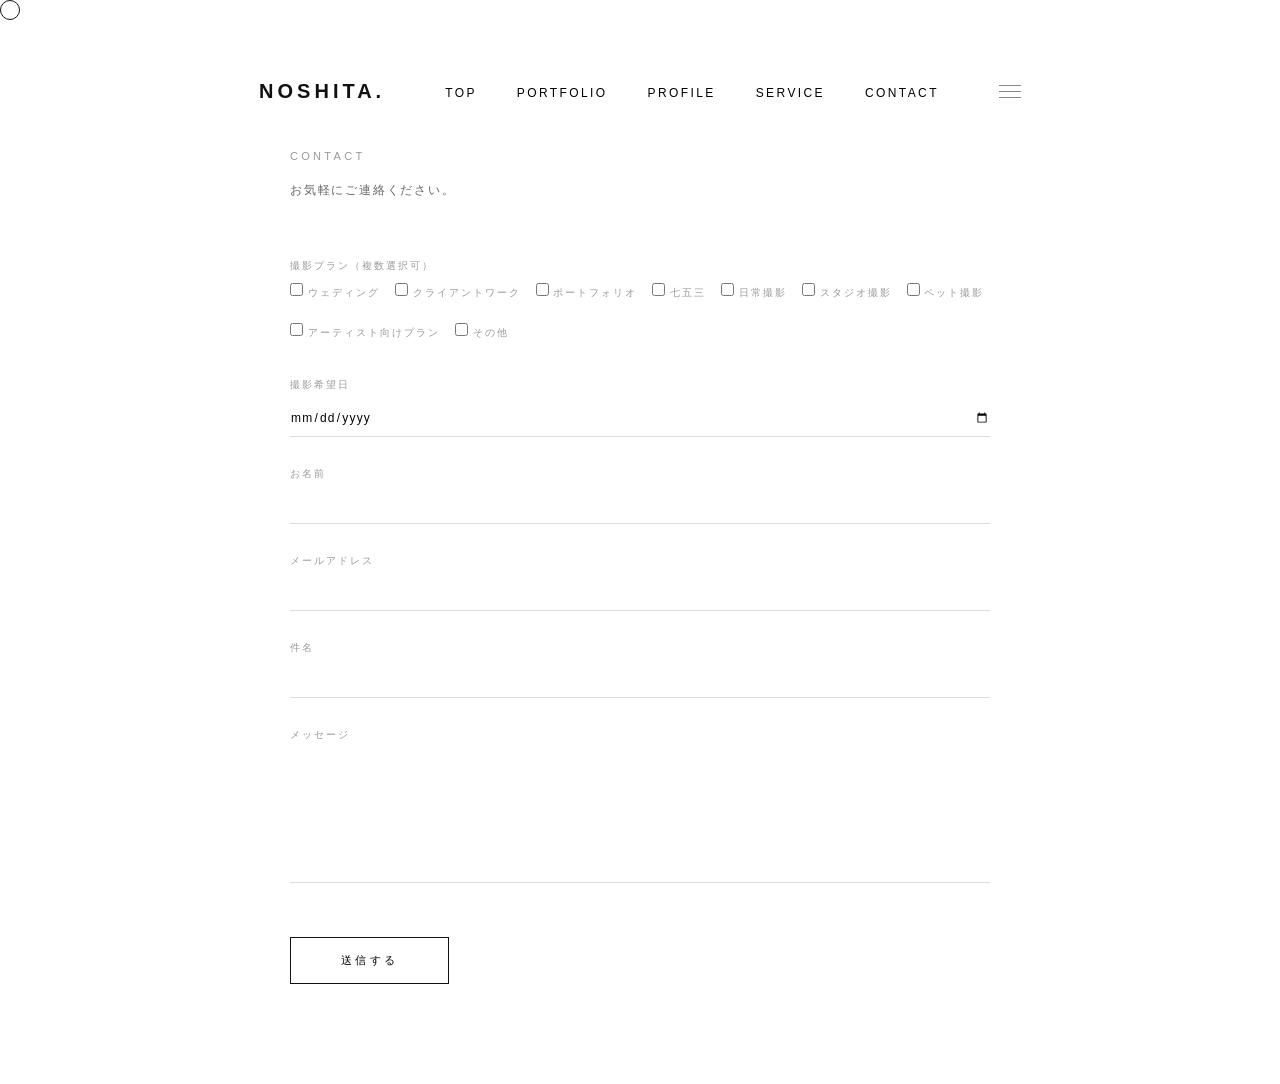
<file: contact.html>
<!DOCTYPE html>
<html lang="ja">
<head>
  <meta charset="UTF-8">
  <meta name="viewport" content="width=device-width, initial-scale=1.0">
  <title>CONTACT | NOSHITA</title>
  <link rel="stylesheet" href="style.css">
</head>
<body>
<div class="cursor"></div>
 <nav>
  <div class="logo">NOSHITA.</div>
  <ul class="nav-menu">
    <li><a href="index.html">TOP</a></li>
    <li><a href="portfolio.html">PORTFOLIO</a></li>
    <li><a href="profile.html">PROFILE</a></li>
    <li><a href="service.html">SERVICE</a></li>
    <li><a href="contact.html">CONTACT</a></li>
  </ul>
  <div class="hamburger" id="hamburger">
    <span></span>
    <span></span>
    <span></span>
  </div>
</nav>

  <main>
    <section class="contact-hero">
      <h1>CONTACT</h1>
      <p>お気軽にご連絡ください。</p>
    </section>

    <section class="contact-form">
      <form action="https://formspree.io/f/xeeboqyz" method="POST">
        <div class="form-group">
            <div class="form-group">
  <label>撮影プラン（複数選択可）</label>
  <div class="checkbox-group">
    <label class="checkbox-label">
      <input type="checkbox" name="plan" value="ウェディング"> ウェディング
    </label>
    <label class="checkbox-label">
      <input type="checkbox" name="plan" value="クライアントワーク"> クライアントワーク
    </label>
    <label class="checkbox-label">
      <input type="checkbox" name="plan" value="ポートフォリオ"> ポートフォリオ
    </label>
    <label class="checkbox-label">
      <input type="checkbox" name="plan" value="七五三"> 七五三
    </label>
    <label class="checkbox-label">
      <input type="checkbox" name="plan" value="日常撮影"> 日常撮影
    </label>
    <label class="checkbox-label">
      <input type="checkbox" name="plan" value="スタジオ撮影"> スタジオ撮影
    </label>
    <label class="checkbox-label">
      <input type="checkbox" name="plan" value="ペット撮影"> ペット撮影
    </label>
    <label class="checkbox-label">
      <input type="checkbox" name="plan" value="アーティスト向けプラン"> アーティスト向けプラン
    </label>
    <label class="checkbox-label">
      <input type="checkbox" name="plan" value="その他"> その他
    </label>
  </div>
</div>

<div class="form-group">
  <label>撮影希望日</label>
  <input type="date" name="date">
</div>
          <label>お名前</label>
          <input type="text" name="name" required>
        </div>
        <div class="form-group">
          <label>メールアドレス</label>
          <input type="email" name="email" required>
        </div>
        <div class="form-group">
          <label>件名</label>
          <input type="text" name="subject">
        </div>
        <div class="form-group">
          <label>メッセージ</label>
          <textarea name="message" rows="8" required></textarea>
        </div>
        <button type="submit">送信する</button>
      </form>
    </section>
  </main>
<script>
  const cursor = document.querySelector('.cursor');

  document.addEventListener('mousemove', (e) => {
    cursor.style.left = e.clientX - 10 + 'px';
    cursor.style.top = e.clientY - 10 + 'px';
  });

  document.addEventListener('mouseenter', () => {
    cursor.style.opacity = '1';
  });

  document.addEventListener('mouseleave', () => {
    cursor.style.opacity = '0';
  });
  const hamburger = document.getElementById('hamburger');
const navMenu = document.querySelector('.nav-menu');

hamburger.addEventListener('click', () => {
  navMenu.classList.toggle('active');
});

const simParams = new URLSearchParams(location.search);
if (simParams.get('sim')) {
  const summary = simParams.get('summary') || '';
  const purpose = simParams.get('purpose') || '';
  const menu = simParams.get('menu') || '';
  const price = simParams.get('price') || '';
  const area = simParams.get('area') || '';
  const u24 = simParams.get('u24') === '1';

  const subjectInput = document.querySelector('input[name="subject"]');
  if (subjectInput && !subjectInput.value) {
    subjectInput.value = '料金シミュレーターからの問い合わせ';
  }

  const lines = ['【料金シミュレーターで選んだ内容】'];
  if (summary) {
    lines.push(summary);
  } else {
    if (purpose) lines.push('目的：' + purpose);
    if (menu) lines.push('内容：' + menu);
    if (price) lines.push('目安金額：' + price);
    if (area) lines.push('撮影エリア：' + area);
    if (u24) lines.push('U24割引：希望（24歳以下）');
  }
  lines.push('');
  lines.push('▼ご希望の日程や、聞きたいことがあれば自由にどうぞ');
  lines.push('');

  const messageArea = document.querySelector('textarea[name="message"]');
  if (messageArea && !messageArea.value) {
    messageArea.value = lines.join('\n');
  }

  const check = simParams.get('check') || menu;
  document.querySelectorAll('input[name="plan"]').forEach(cb => {
    if (check && check.includes(cb.value)) cb.checked = true;
  });
}
</script>
</body>
</html>
</file>
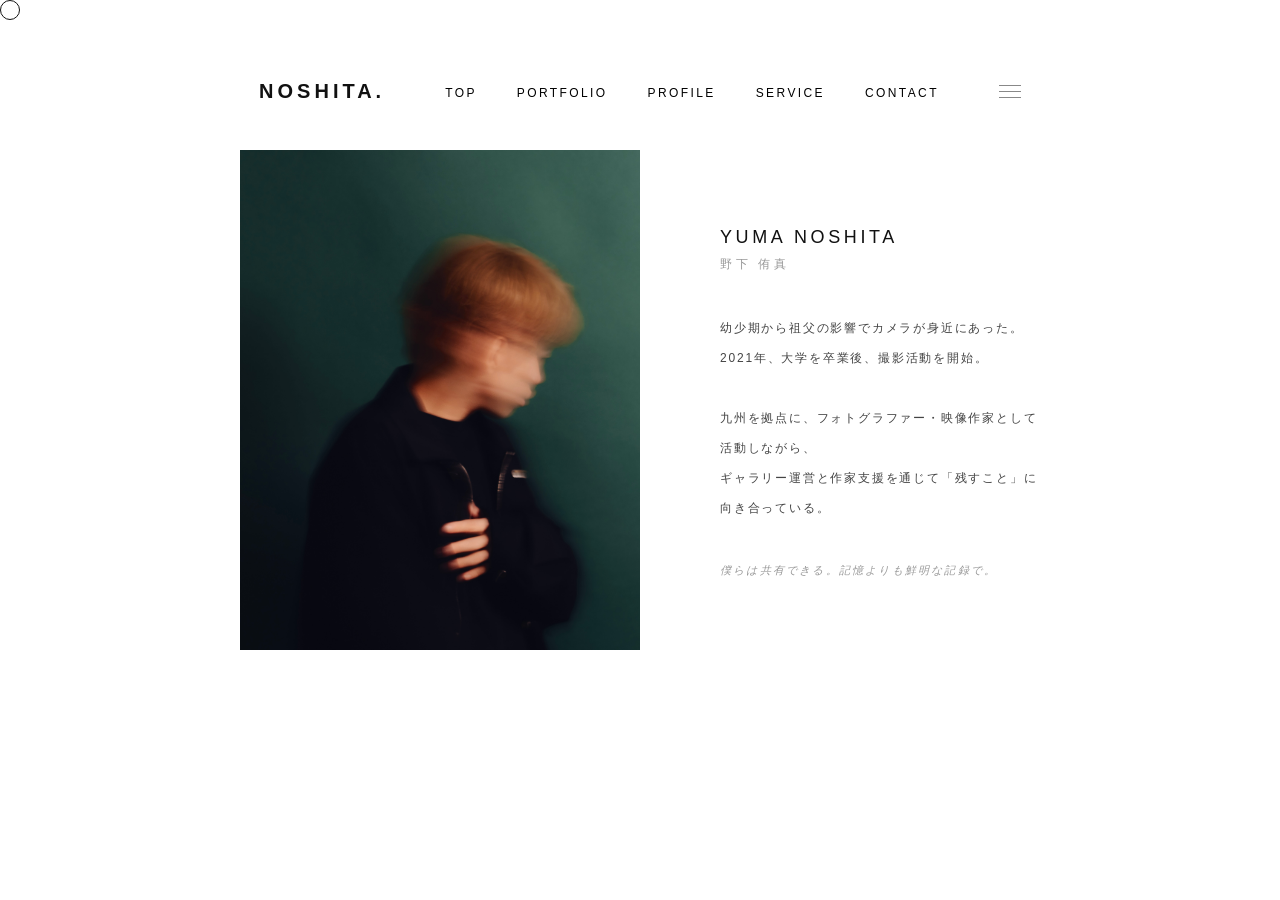
<file: profile.html>
<!DOCTYPE html>
<html lang="ja">
<head>
  <meta charset="UTF-8">
  <meta name="viewport" content="width=device-width, initial-scale=1.0">
  <title>PROFILE | NOSHITA</title>
  <link rel="stylesheet" href="style.css">
</head>
<body>
<div class="cursor"></div>
 <nav>
  <div class="logo">NOSHITA.</div>
  <ul class="nav-menu">
    <li><a href="index.html">TOP</a></li>
    <li><a href="portfolio.html">PORTFOLIO</a></li>
    <li><a href="profile.html">PROFILE</a></li>
    <li><a href="service.html">SERVICE</a></li>
    <li><a href="contact.html">CONTACT</a></li>
  </ul>
  <div class="hamburger" id="hamburger">
    <span></span>
    <span></span>
    <span></span>
  </div>
</nav>

  <main>
    <section class="profile-wrap">
      <div class="profile-img">
        <img src="images/profile.jpg" alt="YUMA NOSHITA">
      </div>
      <div class="profile-text">
        <h1 class="profile-name">YUMA NOSHITA<span>野下 侑真</span></h1>
        <p class="profile-bio">
          幼少期から祖父の影響でカメラが身近にあった。<br>
          2021年、大学を卒業後、撮影活動を開始。<br><br>
          九州を拠点に、フォトグラファー・映像作家として活動しながら、<br>
          ギャラリー運営と作家支援を通じて「残すこと」に向き合っている。
        </p>
        <p class="profile-motto">
          僕らは共有できる。記憶よりも鮮明な記録で。
        </p>
      </div>
    </section>
  </main>
<script>
  const cursor = document.querySelector('.cursor');

  document.addEventListener('mousemove', (e) => {
    cursor.style.left = e.clientX - 10 + 'px';
    cursor.style.top = e.clientY - 10 + 'px';
  });

  document.addEventListener('mouseenter', () => {
    cursor.style.opacity = '1';
  });

  document.addEventListener('mouseleave', () => {
    cursor.style.opacity = '0';
  });
  const hamburger = document.getElementById('hamburger');
const navMenu = document.querySelector('.nav-menu');

hamburger.addEventListener('click', () => {
  navMenu.classList.toggle('active');
});
</script>
</body>
</html>
</file>
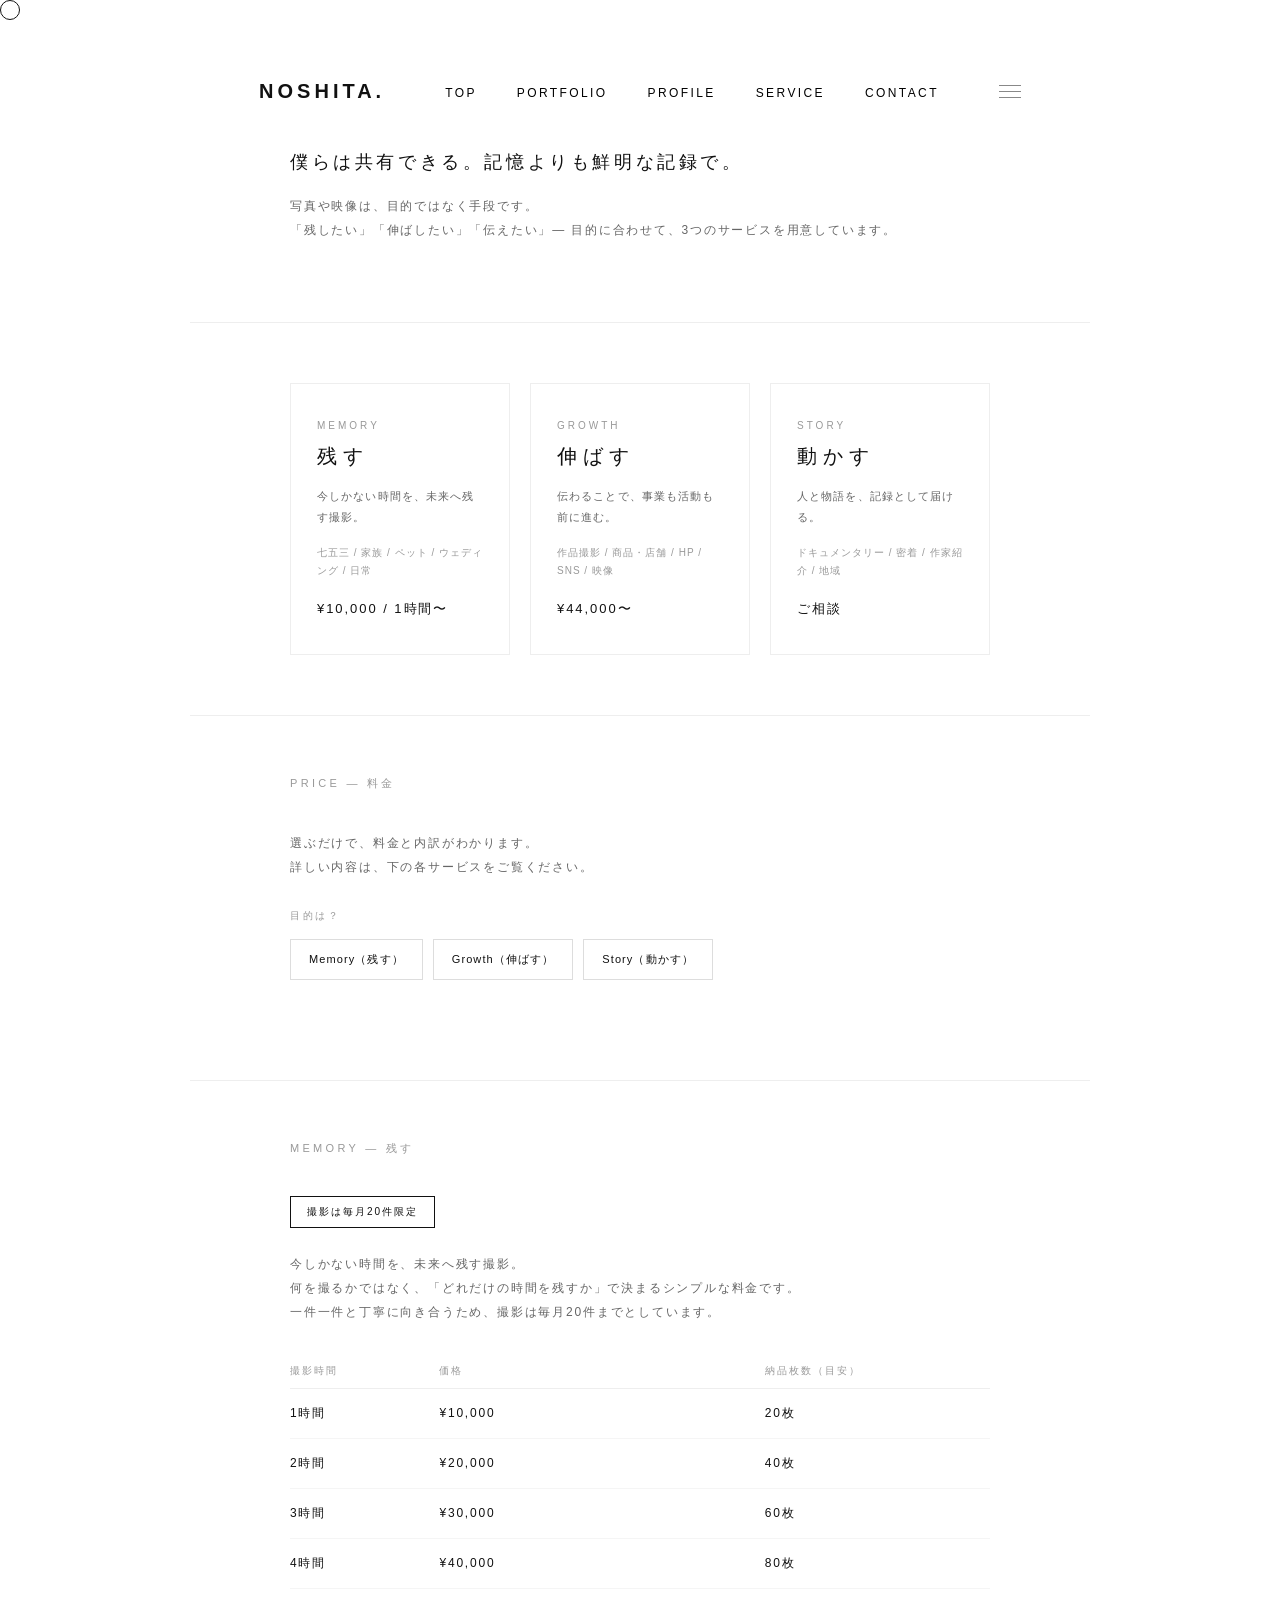
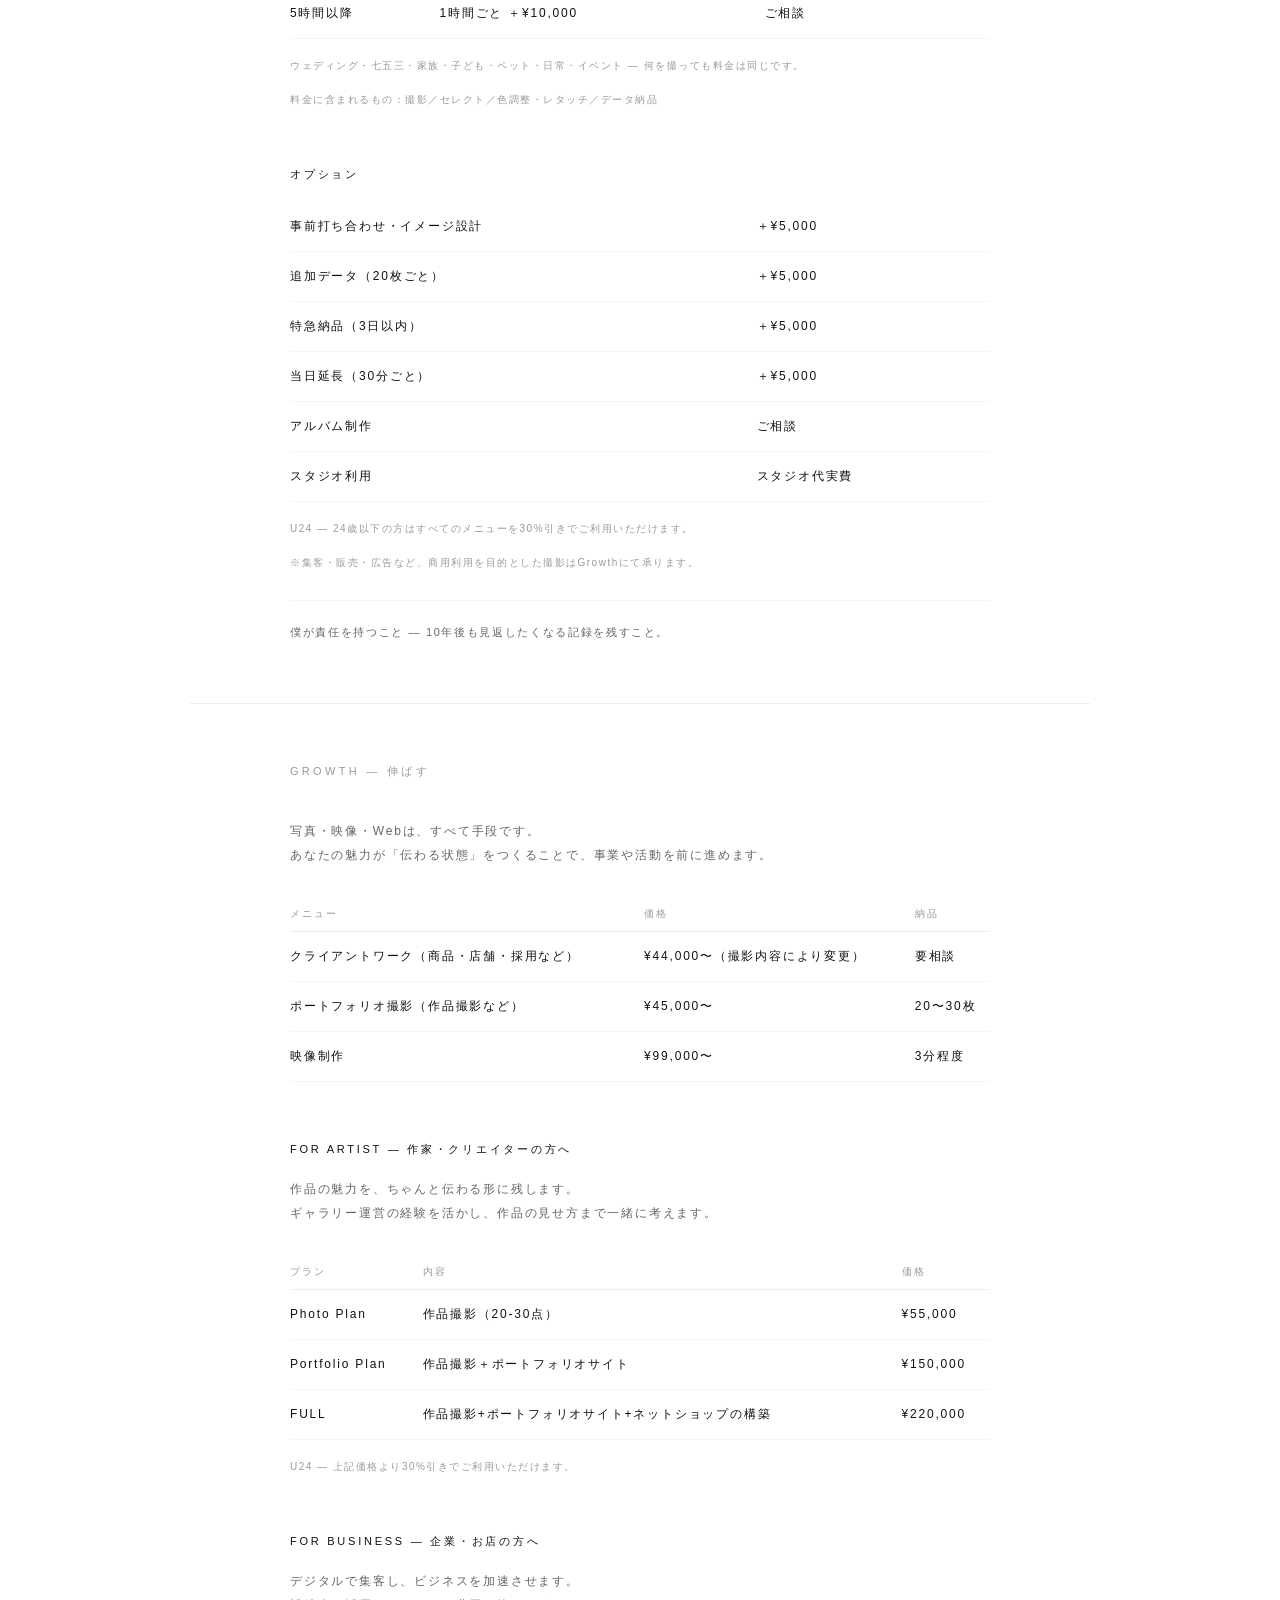
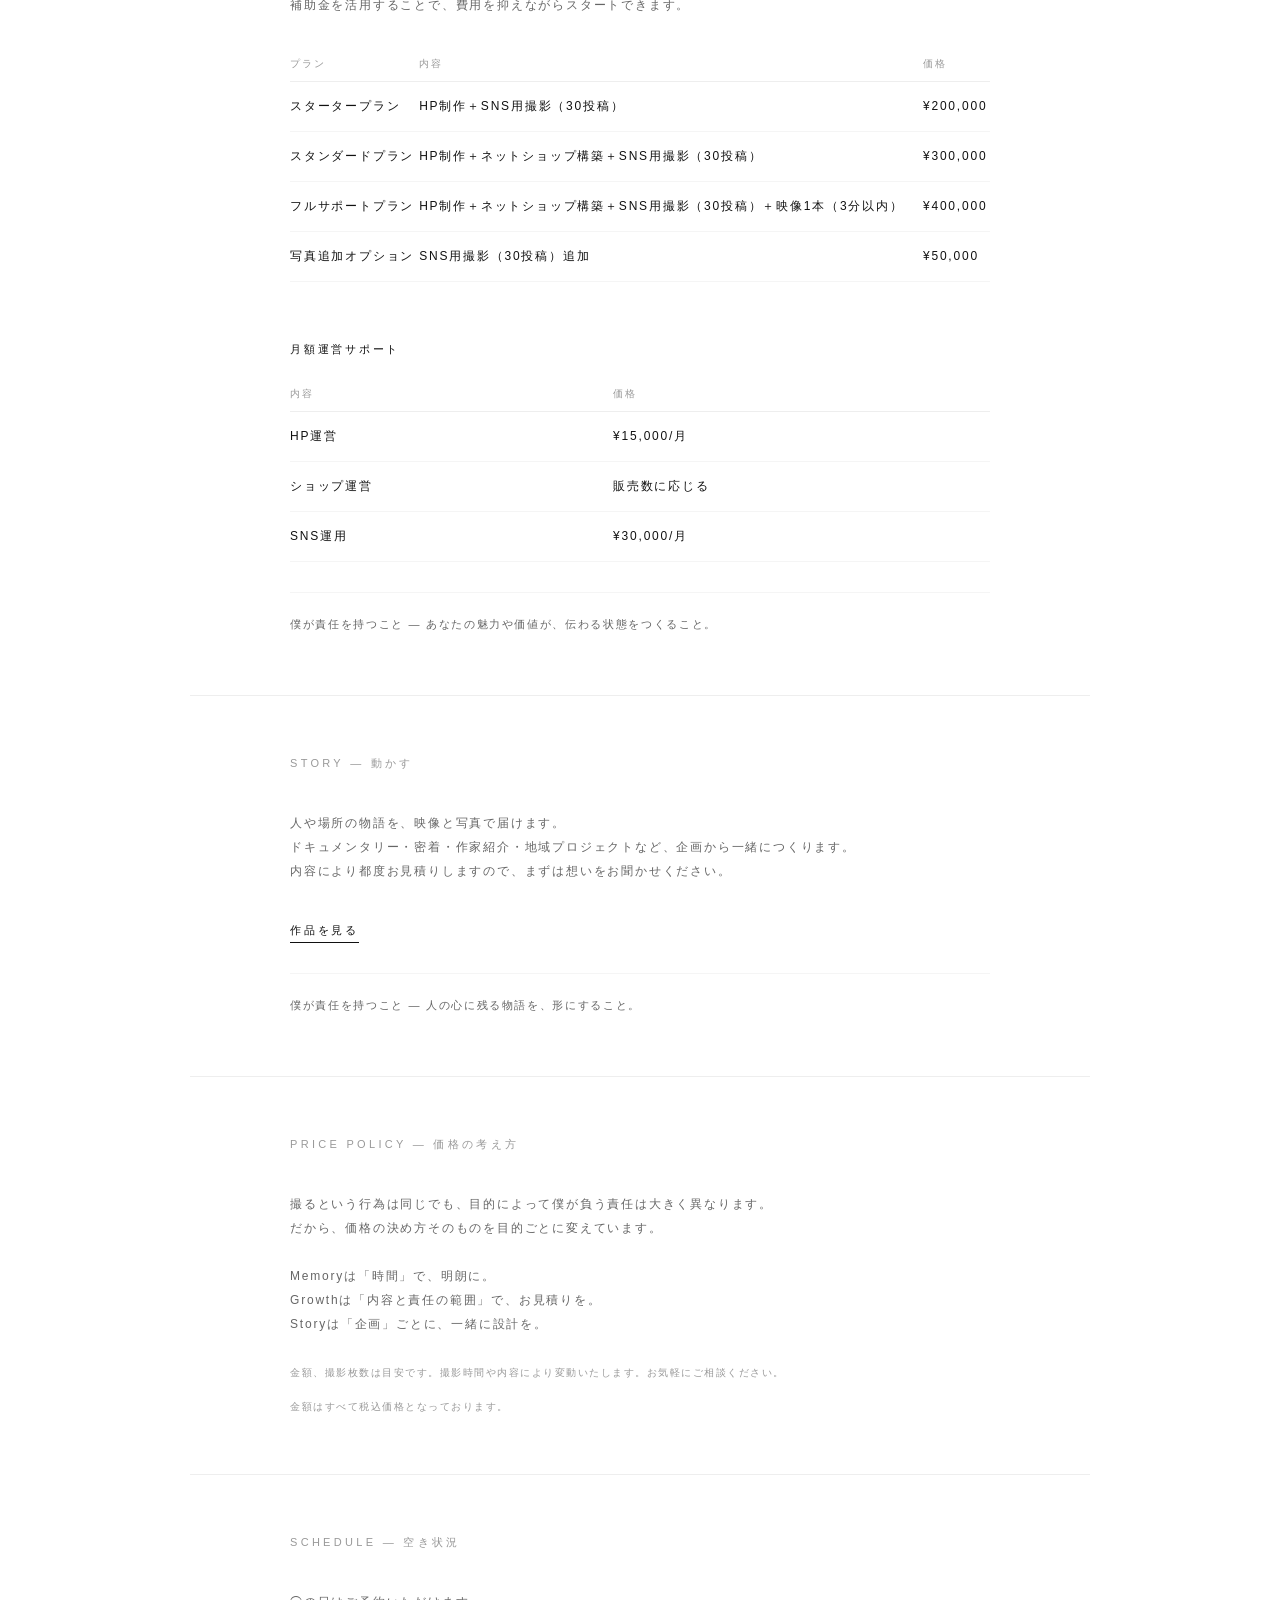
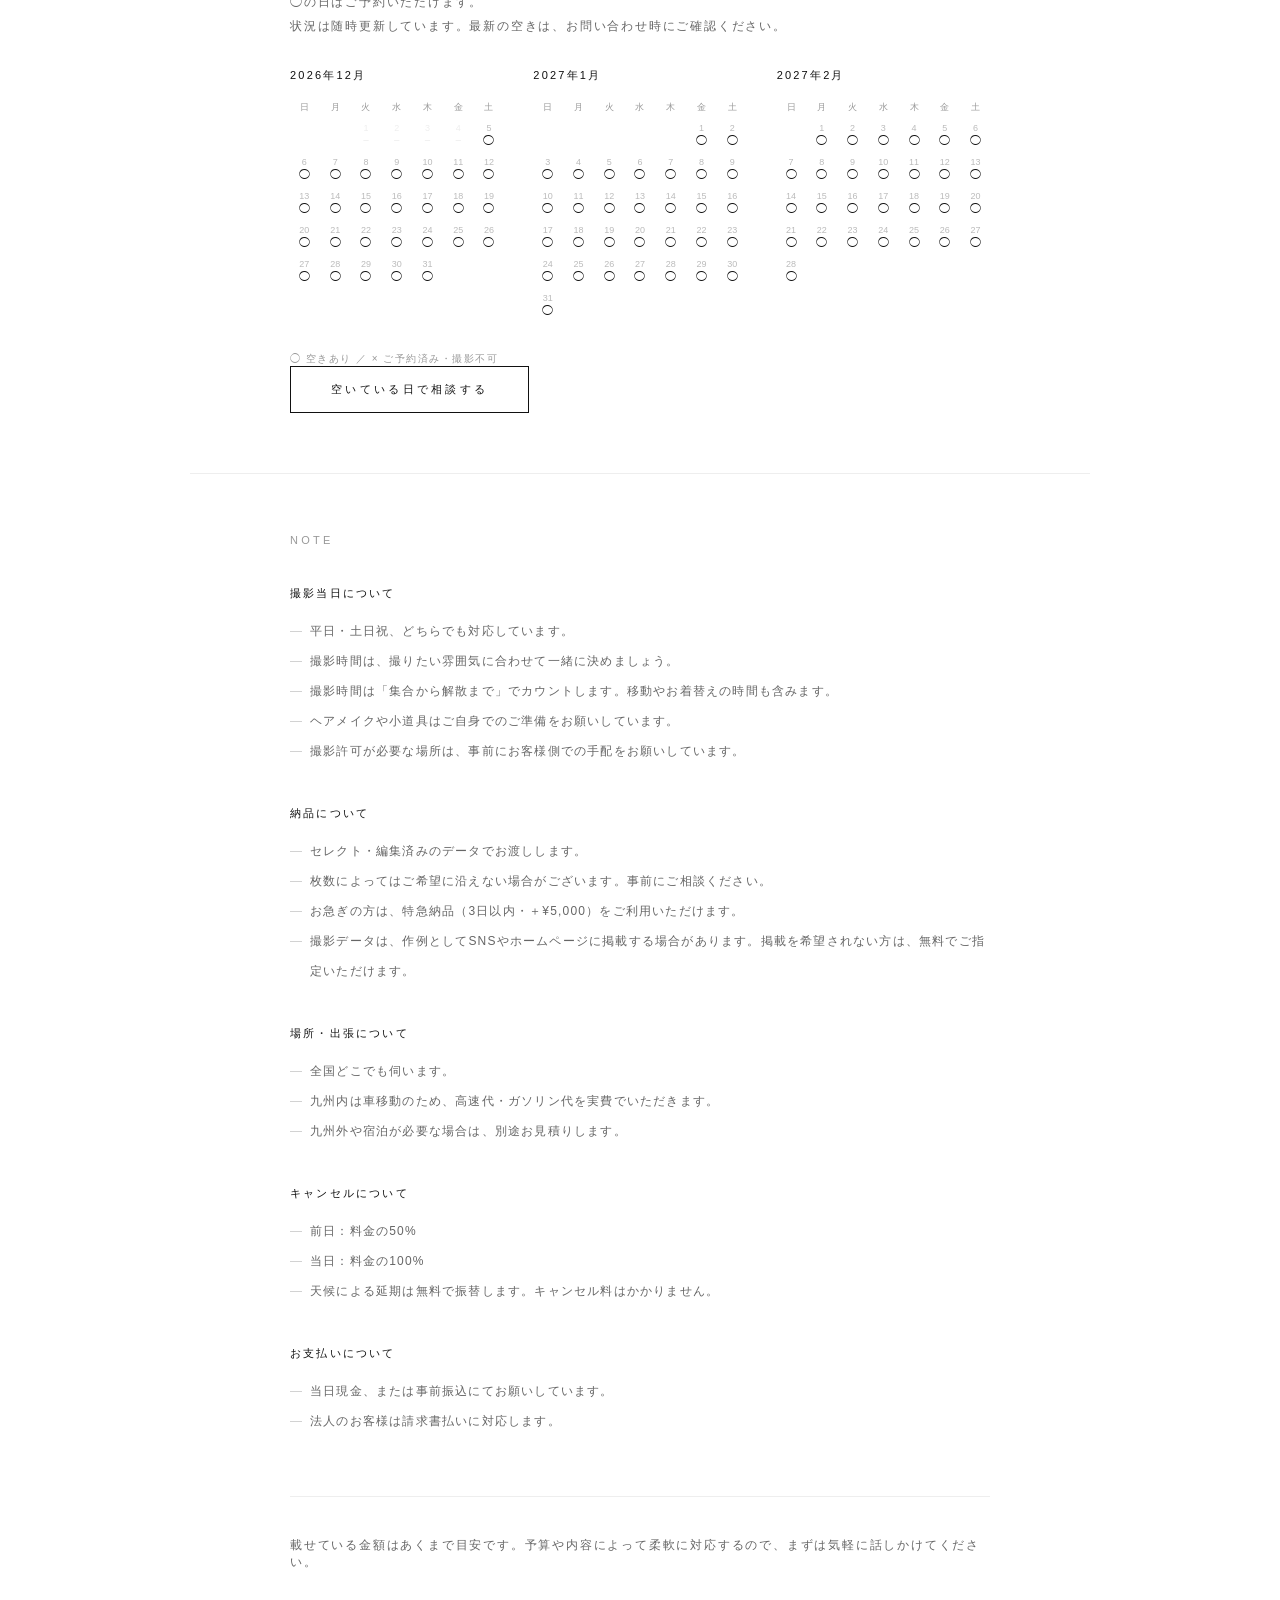
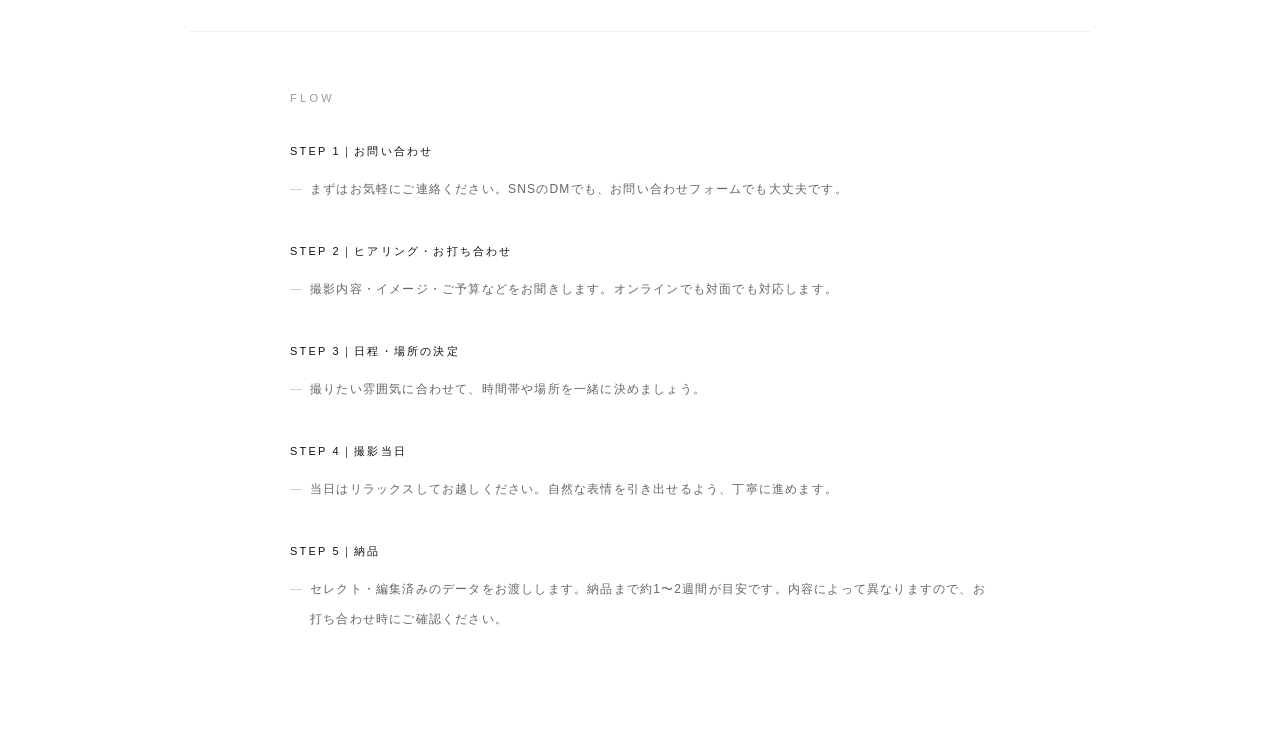
<file: service.html>
<!DOCTYPE html>
<html lang="ja">
<head>
  <meta charset="UTF-8">
  <meta name="viewport" content="width=device-width, initial-scale=1.0">
  <title>SERVICE | NOSHITA</title>
  <link rel="stylesheet" href="style.css">
</head>
<body>
<div class="cursor"></div>
 <nav>
  <div class="logo">NOSHITA.</div>
  <ul class="nav-menu">
    <li><a href="index.html">TOP</a></li>
    <li><a href="portfolio.html">PORTFOLIO</a></li>
    <li><a href="profile.html">PROFILE</a></li>
    <li><a href="service.html">SERVICE</a></li>
    <li><a href="contact.html">CONTACT</a></li>
  </ul>
  <div class="hamburger" id="hamburger">
    <span></span>
    <span></span>
    <span></span>
  </div>
</nav>

  <main>
  <section class="service-hero">
    <p class="service-concept">僕らは共有できる。記憶よりも鮮明な記録で。</p>
    <p class="service-sub">写真や映像は、目的ではなく手段です。<br>「残したい」「伸ばしたい」「伝えたい」— 目的に合わせて、3つのサービスを用意しています。</p>
  </section>

  <section class="service-content">
    <div class="value-nav">
      <a href="#memory" class="value-card">
        <p class="value-en">MEMORY</p>
        <p class="value-jp">残す</p>
        <p class="value-desc">今しかない時間を、未来へ残す撮影。</p>
        <p class="value-items">七五三 / 家族 / ペット / ウェディング / 日常</p>
        <p class="value-price">¥10,000 / 1時間〜</p>
      </a>
      <a href="#growth" class="value-card">
        <p class="value-en">GROWTH</p>
        <p class="value-jp">伸ばす</p>
        <p class="value-desc">伝わることで、事業も活動も前に進む。</p>
        <p class="value-items">作品撮影 / 商品・店舗 / HP / SNS / 映像</p>
        <p class="value-price">¥44,000〜</p>
      </a>
      <a href="#story" class="value-card">
        <p class="value-en">STORY</p>
        <p class="value-jp">動かす</p>
        <p class="value-desc">人と物語を、記録として届ける。</p>
        <p class="value-items">ドキュメンタリー / 密着 / 作家紹介 / 地域</p>
        <p class="value-price">ご相談</p>
      </a>
    </div>
  </section>

  <section class="service-content" id="estimate">
    <h2>PRICE — 料金</h2>
    <p class="service-sub">選ぶだけで、料金と内訳がわかります。<br>詳しい内容は、下の各サービスをご覧ください。</p>

    <div class="sim-group">
      <p class="sim-label">目的は？</p>
      <div class="sim-pills" id="sim-purpose"></div>
    </div>

    <div class="sim-group" id="sim-menu-group" style="display: none;">
      <p class="sim-label" id="sim-menu-label"></p>
      <div class="sim-pills" id="sim-menu"></div>
    </div>

    <div class="sim-group" id="sim-detail-group" style="display: none;">
      <p class="sim-label" id="sim-detail-label"></p>
      <div class="sim-pills" id="sim-detail"></div>
    </div>

    <div class="sim-group" id="sim-hours-group" style="display: none;">
      <p class="sim-label">撮影時間は？</p>
      <div class="sim-pills" id="sim-hours"></div>
    </div>

    <div class="sim-group" id="sim-meeting-group" style="display: none;">
      <p class="sim-label">打ち合わせは？</p>
      <div class="sim-pills" id="sim-meeting"></div>
    </div>

    <div class="sim-group" id="sim-costume-group" style="display: none;">
      <p class="sim-label">衣装は？</p>
      <div class="sim-pills" id="sim-costume"></div>
    </div>

    <div class="sim-group" id="sim-usage-group" style="display: none;">
      <p class="sim-label">用途は？（複数選べます）</p>
      <div class="sim-pills" id="sim-usage"></div>
    </div>

    <div class="sim-group" id="sim-option-group" style="display: none;">
      <p class="sim-label">撮影エリアは？</p>
      <div class="sim-pills" id="sim-area"></div>
      <label class="checkbox-label sim-u24" id="sim-u24-wrap" style="display: none;">
        <input type="checkbox" id="sim-u24"> U24（24歳以下・30%引き）
      </label>
    </div>

    <div class="sim-group" id="sim-free-group" style="display: none;">
      <p class="sim-label">どんな撮影にしたいですか？（任意）</p>
      <textarea id="sim-free" class="sim-free" rows="3" placeholder="イメージ・場所・雰囲気・気になることなど、自由にどうぞ。"></textarea>
    </div>

    <div class="sim-result" id="sim-result" style="display: none;">
      <p class="sim-label">内訳</p>
      <div id="sim-breakdown"></div>
      <p class="sim-label bd-gap">合計（税込）</p>
      <p class="sim-price" id="sim-price"></p>
      <p class="sim-note" id="sim-note"></p>
      <a href="contact.html" class="sim-cta" id="sim-cta">この内容で問い合わせる</a>
      <a href="#schedule" class="story-link sim-sub-link">空き状況を見る</a>
    </div>

    <div class="sim-result" id="sim-story" style="display: none;">
      <p class="sim-note">Storyは、企画の内容によって形も金額も大きく変わります。<br>まずはあなたの想いを聞かせてください。そこから一緒に設計します。</p>
      <a href="contact.html?sim=1&purpose=Story%EF%BC%88%E5%8B%95%E3%81%8B%E3%81%99%EF%BC%89&menu=%E3%83%89%E3%82%AD%E3%83%A5%E3%83%A1%E3%83%B3%E3%82%BF%E3%83%AA%E3%83%BC%E3%83%BB%E5%AF%86%E7%9D%80%E3%81%AA%E3%81%A9%EF%BC%88%E8%A6%81%E7%9B%B8%E8%AB%87%EF%BC%89" class="sim-cta">想いを聞かせる</a>
    </div>
  </section>

  <section class="service-content" id="memory">
    <h2>MEMORY — 残す</h2>
    <p class="limited-badge">撮影は毎月20件限定</p>
    <p class="service-sub">今しかない時間を、未来へ残す撮影。<br>何を撮るかではなく、「どれだけの時間を残すか」で決まるシンプルな料金です。<br>一件一件と丁寧に向き合うため、撮影は毎月20件までとしています。</p>
    <table class="service-table">
      <tr>
        <th>撮影時間</th>
        <th>価格</th>
        <th>納品枚数（目安）</th>
      </tr>
      <tr>
        <td>1時間</td>
        <td>¥10,000</td>
        <td>20枚</td>
      </tr>
      <tr>
        <td>2時間</td>
        <td>¥20,000</td>
        <td>40枚</td>
      </tr>
      <tr>
        <td>3時間</td>
        <td>¥30,000</td>
        <td>60枚</td>
      </tr>
      <tr>
        <td>4時間</td>
        <td>¥40,000</td>
        <td>80枚</td>
      </tr>
      <tr>
        <td>5時間以降</td>
        <td>1時間ごと ＋¥10,000</td>
        <td>ご相談</td>
      </tr>
    </table>
    <p class="discount">ウェディング・七五三・家族・子ども・ペット・日常・イベント — 何を撮っても料金は同じです。</p>
    <p class="discount">料金に含まれるもの：撮影／セレクト／色調整・レタッチ／データ納品</p>

    <h3>オプション</h3>
    <table class="service-table">
      <tr>
        <td>事前打ち合わせ・イメージ設計</td>
        <td>＋¥5,000</td>
      </tr>
      <tr>
        <td>追加データ（20枚ごと）</td>
        <td>＋¥5,000</td>
      </tr>
      <tr>
        <td>特急納品（3日以内）</td>
        <td>＋¥5,000</td>
      </tr>
      <tr>
        <td>当日延長（30分ごと）</td>
        <td>＋¥5,000</td>
      </tr>
      <tr>
        <td>アルバム制作</td>
        <td>ご相談</td>
      </tr>
      <tr>
        <td>スタジオ利用</td>
        <td>スタジオ代実費</td>
      </tr>
    </table>
    <p class="discount">U24 — 24歳以下の方はすべてのメニューを30%引きでご利用いただけます。</p>
    <p class="discount">※集客・販売・広告など、商用利用を目的とした撮影はGrowthにて承ります。</p>
    <p class="value-duty">僕が責任を持つこと — 10年後も見返したくなる記録を残すこと。</p>
  </section>

  <section class="service-content" id="growth">
    <h2>GROWTH — 伸ばす</h2>
    <p class="service-sub">写真・映像・Webは、すべて手段です。<br>あなたの魅力が「伝わる状態」をつくることで、事業や活動を前に進めます。</p>
    <table class="service-table">
      <tr>
        <th>メニュー</th>
        <th>価格</th>
        <th>納品</th>
      </tr>
      <tr>
        <td>クライアントワーク（商品・店舗・採用など）</td>
        <td>¥44,000〜（撮影内容により変更）</td>
        <td>要相談</td>
      </tr>
      <tr>
        <td>ポートフォリオ撮影（作品撮影など）</td>
        <td>¥45,000〜</td>
        <td>20〜30枚</td>
      </tr>
      <tr>
        <td>映像制作</td>
        <td>¥99,000〜</td>
        <td>3分程度</td>
      </tr>
    </table>

    <h3>FOR ARTIST — 作家・クリエイターの方へ</h3>
    <p class="service-sub">作品の魅力を、ちゃんと伝わる形に残します。<br>ギャラリー運営の経験を活かし、作品の見せ方まで一緒に考えます。</p>
    <table class="service-table">
      <tr>
        <th>プラン</th>
        <th>内容</th>
        <th>価格</th>
      </tr>
      <tr>
        <td>Photo Plan</td>
        <td>作品撮影（20-30点）</td>
        <td>¥55,000</td>
      </tr>
      <tr>
        <td>Portfolio Plan</td>
        <td>作品撮影＋ポートフォリオサイト</td>
        <td>¥150,000</td>
      </tr>
      <tr>
        <td>FULL</td>
        <td>作品撮影+ポートフォリオサイト+ネットショップの構築</td>
        <td>¥220,000</td>
      </tr>
    </table>
    <p class="discount">U24 — 上記価格より30%引きでご利用いただけます。</p>

    <h3>FOR BUSINESS — 企業・お店の方へ</h3>
    <p class="service-sub">デジタルで集客し、ビジネスを加速させます。<br>補助金を活用することで、費用を抑えながらスタートできます。</p>
    <table class="service-table">
      <tr>
        <th>プラン</th>
        <th>内容</th>
        <th>価格</th>
      </tr>
      <tr>
        <td>スタータープラン</td>
        <td>HP制作＋SNS用撮影（30投稿）</td>
        <td>¥200,000</td>
      </tr>
      <tr>
        <td>スタンダードプラン</td>
        <td>HP制作＋ネットショップ構築＋SNS用撮影（30投稿）</td>
        <td>¥300,000</td>
      </tr>
      <tr>
        <td>フルサポートプラン</td>
        <td>HP制作＋ネットショップ構築＋SNS用撮影（30投稿）＋映像1本（3分以内）</td>
        <td>¥400,000</td>
      </tr>
      <tr>
        <td>写真追加オプション</td>
        <td>SNS用撮影（30投稿）追加</td>
        <td>¥50,000</td>
      </tr>
    </table>

    <h3>月額運営サポート</h3>
    <table class="service-table">
      <tr>
        <th>内容</th>
        <th>価格</th>
      </tr>
      <tr>
        <td>HP運営</td>
        <td>¥15,000/月</td>
      </tr>
      <tr>
        <td>ショップ運営</td>
        <td>販売数に応じる</td>
      </tr>
      <tr>
        <td>SNS運用</td>
        <td>¥30,000/月</td>
      </tr>
    </table>
    <p class="value-duty">僕が責任を持つこと — あなたの魅力や価値が、伝わる状態をつくること。</p>
  </section>

  <section class="service-content" id="story">
    <h2>STORY — 動かす</h2>
    <p class="service-sub">人や場所の物語を、映像と写真で届けます。<br>ドキュメンタリー・密着・作家紹介・地域プロジェクトなど、企画から一緒につくります。<br>内容により都度お見積りしますので、まずは想いをお聞かせください。</p>
    <a href="portfolio.html" class="story-link">作品を見る</a>
    <p class="value-duty">僕が責任を持つこと — 人の心に残る物語を、形にすること。</p>
  </section>

  <section class="service-content">
    <h2>PRICE POLICY — 価格の考え方</h2>
    <p class="service-sub">撮るという行為は同じでも、目的によって僕が負う責任は大きく異なります。<br>だから、価格の決め方そのものを目的ごとに変えています。<br><br>Memoryは「時間」で、明朗に。<br>Growthは「内容と責任の範囲」で、お見積りを。<br>Storyは「企画」ごとに、一緒に設計を。</p>
    <p class="discount">金額、撮影枚数は目安です。撮影時間や内容により変動いたします。お気軽にご相談ください。</p>
    <p class="discount">金額はすべて税込価格となっております。</p>
  </section>

  <section class="service-content" id="schedule">
    <h2>SCHEDULE — 空き状況</h2>
    <p class="service-sub">◯の日はご予約いただけます。<br>状況は随時更新しています。最新の空きは、お問い合わせ時にご確認ください。</p>
    <div class="cal-wrap" id="cal-wrap"></div>
    <p class="discount">◯ 空きあり ／ × ご予約済み・撮影不可</p>
    <a href="contact.html" class="sim-cta">空いている日で相談する</a>
  </section>

  <section class="service-note">
    <h2>NOTE</h2>
    <div class="note-group">
      <h3>撮影当日について</h3>
      <ul>
        <li>平日・土日祝、どちらでも対応しています。</li>
        <li>撮影時間は、撮りたい雰囲気に合わせて一緒に決めましょう。</li>
        <li>撮影時間は「集合から解散まで」でカウントします。移動やお着替えの時間も含みます。</li>
        <li>ヘアメイクや小道具はご自身でのご準備をお願いしています。</li>
        <li>撮影許可が必要な場所は、事前にお客様側での手配をお願いしています。</li>
      </ul>
    </div>
    <div class="note-group">
      <h3>納品について</h3>
      <ul>
        <li>セレクト・編集済みのデータでお渡しします。</li>
        <li>枚数によってはご希望に沿えない場合がございます。事前にご相談ください。</li>
        <li>お急ぎの方は、特急納品（3日以内・＋¥5,000）をご利用いただけます。</li>
        <li>撮影データは、作例としてSNSやホームページに掲載する場合があります。掲載を希望されない方は、無料でご指定いただけます。</li>
      </ul>
    </div>
    <div class="note-group">
      <h3>場所・出張について</h3>
      <ul>
        <li>全国どこでも伺います。</li>
        <li>九州内は車移動のため、高速代・ガソリン代を実費でいただきます。</li>
        <li>九州外や宿泊が必要な場合は、別途お見積りします。</li>
      </ul>
    </div>
    <div class="note-group">
      <h3>キャンセルについて</h3>
      <ul>
        <li>前日：料金の50%</li>
        <li>当日：料金の100%</li>
        <li>天候による延期は無料で振替します。キャンセル料はかかりません。</li>
      </ul>
    </div>
    <div class="note-group">
      <h3>お支払いについて</h3>
      <ul>
        <li>当日現金、または事前振込にてお願いしています。</li>
        <li>法人のお客様は請求書払いに対応します。</li>
      </ul>
    </div>
    <p class="service-last">載せている金額はあくまで目安です。予算や内容によって柔軟に対応するので、まずは気軽に話しかけてください。</p>
  </section>
  <section class="service-note">
  <h2>FLOW</h2>
  <div class="note-group">
    <h3>STEP 1｜お問い合わせ</h3>
    <ul>
      <li>まずはお気軽にご連絡ください。SNSのDMでも、お問い合わせフォームでも大丈夫です。</li>
    </ul>
  </div>
  <div class="note-group">
    <h3>STEP 2｜ヒアリング・お打ち合わせ</h3>
    <ul>
      <li>撮影内容・イメージ・ご予算などをお聞きします。オンラインでも対面でも対応します。</li>
    </ul>
  </div>
  <div class="note-group">
    <h3>STEP 3｜日程・場所の決定</h3>
    <ul>
      <li>撮りたい雰囲気に合わせて、時間帯や場所を一緒に決めましょう。</li>
    </ul>
  </div>
  <div class="note-group">
    <h3>STEP 4｜撮影当日</h3>
    <ul>
      <li>当日はリラックスしてお越しください。自然な表情を引き出せるよう、丁寧に進めます。</li>
    </ul>
  </div>
  <div class="note-group">
    <h3>STEP 5｜納品</h3>
    <ul>
      <li>セレクト・編集済みのデータをお渡しします。納品まで約1〜2週間が目安です。内容によって異なりますので、お打ち合わせ時にご確認ください。</li>
    </ul>
  </div>
</section>
</main>
<script>
  const cursor = document.querySelector('.cursor');

  document.addEventListener('mousemove', (e) => {
    cursor.style.left = e.clientX - 10 + 'px';
    cursor.style.top = e.clientY - 10 + 'px';
  });

  document.addEventListener('mouseenter', () => {
    cursor.style.opacity = '1';
  });

  document.addEventListener('mouseleave', () => {
    cursor.style.opacity = '0';
  });
  const hamburger = document.getElementById('hamburger');
const navMenu = document.querySelector('.nav-menu');

hamburger.addEventListener('click', () => {
  navMenu.classList.toggle('active');
});

const yen = n => '¥' + n.toLocaleString('ja-JP');

const SIM_PURPOSES = [
  { id: 'memory', label: 'Memory（残す）' },
  { id: 'growth', label: 'Growth（伸ばす）' },
  { id: 'story',  label: 'Story（動かす）' }
];

const SIM_SCENES = [
  { id: 'wedding', label: 'ウェディング', check: 'ウェディング', detailLabel: '当日ですか？前撮りですか？', details: ['前撮り', '当日', '当日＋前撮り', 'これから相談したい'] },
  { id: '753', label: '七五三', check: '七五三', detailLabel: 'お子さまの年齢は？', details: ['3歳', '5歳', '7歳', 'きょうだい一緒に'] },
  { id: 'family', label: '家族・子ども', check: '日常撮影', detailLabel: 'お子さまの年齢は？', details: ['0〜2歳', '3〜6歳', '7歳以上', '大人だけ・三世代など'] },
  { id: 'pet', label: 'ペット', check: 'ペット撮影', detailLabel: 'どんな子と撮りますか？', details: ['犬', '猫', 'その他の動物'] },
  { id: 'daily', label: '日常・記念日', check: '日常撮影', detailLabel: null, details: null },
  { id: 'event', label: 'イベント', check: 'その他', detailLabel: null, details: null },
  { id: 'other', label: 'その他', check: 'その他', detailLabel: null, details: null }
];

const SIM_HOURLY_RATE = 10000;
const SIM_HOURS = [1, 2, 3, 4, 5, 6];

const SIM_MEETING = [
  { label: '撮影のみでOK', price: 0 },
  { label: '事前打ち合わせ・イメージ設計から', price: 5000 }
];

const SIM_COSTUME = ['自分で用意する', '相談したい', '衣装なし・普段着'];

const SIM_WHO = [
  { id: 'artist', label: '作家・クリエイター' },
  { id: 'biz', label: '企業・お店・事業者' }
];

const SIM_GROWTH = {
  artist: [
    { label: '作品撮影のみ', plan: 'Photo Plan', price: 55000, u24: true, check: 'アーティスト向けプラン', includes: ['作品撮影（20〜30点）', 'セレクト・レタッチ', 'データ納品'] },
    { label: '作品撮影＋ポートフォリオサイト', plan: 'Portfolio Plan', price: 150000, u24: true, check: 'アーティスト向けプラン', includes: ['作品撮影', 'ポートフォリオサイト制作', '公開までサポート'] },
    { label: '作品撮影＋サイト＋ネットショップ', plan: 'FULL', price: 220000, u24: true, check: 'アーティスト向けプラン', includes: ['作品撮影', 'ポートフォリオサイト制作', 'ネットショップ構築'] }
  ],
  biz: [
    { label: '撮影のみ（商品・店舗・採用など）', plan: 'クライアントワーク', price: 44000, approx: true, check: 'クライアントワーク', includes: ['ヒアリング', '撮影', 'セレクト・レタッチ', 'データ納品'] },
    { label: '映像をつくりたい', plan: '映像制作', price: 99000, approx: true, check: 'その他', includes: ['企画・構成', '撮影', '編集（3分程度）'] },
    { label: '撮影＋HP制作', plan: 'スタータープラン', price: 200000, check: 'その他', includes: ['HP制作', 'SNS用撮影（30投稿分）'] },
    { label: '撮影＋HP＋ネットショップ', plan: 'スタンダードプラン', price: 300000, check: 'その他', includes: ['HP制作', 'ネットショップ構築', 'SNS用撮影（30投稿分）'] },
    { label: '撮影＋HP＋ショップ＋映像', plan: 'フルサポートプラン', price: 400000, check: 'その他', includes: ['HP制作', 'ネットショップ構築', 'SNS用撮影（30投稿分）', '映像1本（3分以内）'] }
  ]
};

const SIM_USAGE = ['HP', 'SNS', '広告', 'ネットショップ', '採用', 'メニュー・印刷物', 'まだ決めていない'];

const SIM_AREAS = [
  { label: '大分県内', note: '' },
  { label: '九州内', note: '九州内は車移動のため、高速代・ガソリン代を実費でいただきます。' },
  { label: '九州外', note: '九州外は交通費・宿泊費を別途お見積りします。' }
];

const simState = {
  purpose: null, scene: null, sceneDetail: null, hours: null,
  meeting: SIM_MEETING[0], costume: SIM_COSTUME[0],
  who: null, plan: null, area: SIM_AREAS[0], u24: false
};

function simPills(container, items, getLabel, onSelect) {
  container.innerHTML = '';
  items.forEach(item => {
    const btn = document.createElement('button');
    btn.type = 'button';
    btn.className = 'sim-pill';
    btn.textContent = getLabel(item);
    btn.addEventListener('click', () => {
      [...container.children].forEach(c => c.classList.remove('active'));
      btn.classList.add('active');
      onSelect(item);
    });
    container.appendChild(btn);
  });
}

function simPillsMulti(container, items, onChange) {
  container.innerHTML = '';
  items.forEach(item => {
    const btn = document.createElement('button');
    btn.type = 'button';
    btn.className = 'sim-pill';
    btn.textContent = item;
    btn.addEventListener('click', () => {
      btn.classList.toggle('active');
      onChange();
    });
    container.appendChild(btn);
  });
}

function simShow(id, on) {
  document.getElementById(id).style.display = on ? 'block' : 'none';
}

function simFirstActive(id) {
  const el = document.getElementById(id);
  if (el.firstChild) el.firstChild.classList.add('active');
}

function simRender() {
  const P = simState.purpose;
  if (!P) return;

  const allGroups = ['sim-menu-group', 'sim-detail-group', 'sim-hours-group', 'sim-meeting-group', 'sim-costume-group', 'sim-usage-group', 'sim-option-group', 'sim-free-group', 'sim-result'];

  if (P.id === 'story') {
    allGroups.forEach(id => simShow(id, false));
    simShow('sim-story', true);
    return;
  }

  simShow('sim-story', false);
  simShow('sim-menu-group', true);

  const isMemory = P.id === 'memory';
  document.getElementById('sim-menu-label').textContent =
    isMemory ? '何を撮る？（何を撮っても基本料金は同じです）' : 'どなたですか？';

  let ready = false;
  let rows = [];
  let total = 0;
  let approx = false;
  let checkLabel = 'その他';
  let summaryLines = [];

  if (isMemory) {
    simShow('sim-usage-group', false);
    const s = simState.scene;
    const needDetail = !!(s && s.details);
    simShow('sim-detail-group', needDetail);
    if (needDetail) document.getElementById('sim-detail-label').textContent = s.detailLabel;

    const detailOk = s && (!s.details || simState.sceneDetail);
    simShow('sim-hours-group', !!detailOk);
    const hoursOk = detailOk && simState.hours;
    simShow('sim-meeting-group', !!hoursOk);
    simShow('sim-costume-group', !!hoursOk);

    if (hoursOk) {
      ready = true;
      const base = simState.hours * SIM_HOURLY_RATE;
      rows.push(['撮影（' + simState.hours + '時間）', yen(base)]);
      total = base;
      if (simState.meeting.price) {
        rows.push(['事前打ち合わせ・イメージ設計', '＋' + yen(simState.meeting.price)]);
        total += simState.meeting.price;
      }
      checkLabel = s.check;
      const sceneText = s.label + (simState.sceneDetail ? '（' + simState.sceneDetail + '）' : '');
      summaryLines = [
        '内容：' + sceneText + '／' + simState.hours + '時間',
        '打ち合わせ：' + simState.meeting.label,
        '衣装：' + simState.costume
      ];
    }
  } else {
    ['sim-hours-group', 'sim-meeting-group', 'sim-costume-group'].forEach(id => simShow(id, false));
    const w = simState.who;
    simShow('sim-detail-group', !!w);
    if (w) document.getElementById('sim-detail-label').textContent = '必要なものは？';
    simShow('sim-usage-group', !!(w && simState.plan));

    if (w && simState.plan) {
      ready = true;
      const p = simState.plan;
      p.includes.forEach(inc => rows.push([inc, '']));
      approx = !!p.approx;
      total = p.price;
      rows.push([p.plan + ' 一式', yen(p.price) + (approx ? '〜' : '')]);
      checkLabel = p.check;
      const usage = [...document.querySelectorAll('#sim-usage .sim-pill.active')].map(b => b.textContent);
      summaryLines = [
        'お立場：' + w.label,
        '内容：' + p.label + '（' + p.plan + '）',
        '用途：' + (usage.length ? usage.join('・') : '未選択')
      ];
    }
  }

  if (!ready) {
    simShow('sim-option-group', false);
    simShow('sim-free-group', false);
    simShow('sim-result', false);
    return;
  }

  simShow('sim-option-group', true);
  simShow('sim-free-group', true);

  const u24Eligible = isMemory || !!(simState.plan && simState.plan.u24);
  document.getElementById('sim-u24-wrap').style.display = u24Eligible ? 'flex' : 'none';
  if (!u24Eligible) {
    simState.u24 = false;
    document.getElementById('sim-u24').checked = false;
  }

  if (simState.u24) {
    const disc = Math.round(total * 0.3);
    rows.push(['U24割引（30%）', '−' + yen(disc)]);
    total -= disc;
  }

  document.getElementById('sim-breakdown').innerHTML =
    rows.map(r => '<div class="bd-row"><span>' + r[0] + '</span><span>' + r[1] + '</span></div>').join('');

  const priceText = yen(total) + (approx ? '〜' : '');
  document.getElementById('sim-price').textContent = priceText;

  const notes = [];
  if (isMemory) {
    notes.push('納品枚数の目安は' + (simState.hours * 20) + '枚（1時間あたり20枚）。追加データは20枚ごと＋¥5,000です。');
    notes.push('当日の延長は30分ごと＋¥5,000。6時間を超える場合はご相談ください。');
  } else {
    notes.push('内容を伺ったうえで、正式なお見積りをお出しします。');
  }
  if (simState.area.note) notes.push(simState.area.note);
  document.getElementById('sim-note').innerHTML = notes.join('<br>');

  const freeText = document.getElementById('sim-free').value.trim();
  const summary = ['目的：' + P.label].concat(summaryLines);
  summary.push('エリア：' + simState.area.label);
  if (simState.u24) summary.push('U24割引：希望（24歳以下）');
  summary.push('料金：' + priceText);
  summary.push('内訳：');
  rows.forEach(r => summary.push('・' + r[0] + (r[1] ? '：' + r[1] : '')));
  if (freeText) summary.push('ご希望メモ：' + freeText);

  const params = new URLSearchParams({ sim: '1', summary: summary.join('\n'), check: checkLabel });
  document.getElementById('sim-cta').href = 'contact.html?' + params.toString();

  simShow('sim-result', true);
}

simPills(document.getElementById('sim-purpose'), SIM_PURPOSES, p => p.label, p => {
  simState.purpose = p;
  simState.scene = null;
  simState.sceneDetail = null;
  simState.hours = null;
  simState.meeting = SIM_MEETING[0];
  simState.costume = SIM_COSTUME[0];
  simState.who = null;
  simState.plan = null;
  simState.u24 = false;
  document.getElementById('sim-u24').checked = false;

  if (p.id === 'memory') {
    simPills(document.getElementById('sim-menu'), SIM_SCENES, s => s.label, s => {
      simState.scene = s;
      simState.sceneDetail = null;
      simState.hours = null;
      if (s.details) {
        simPills(document.getElementById('sim-detail'), s.details, d => d, d => {
          simState.sceneDetail = d;
          simRender();
        });
      }
      simPills(document.getElementById('sim-hours'), SIM_HOURS,
        h => h + '時間　' + yen(h * SIM_HOURLY_RATE),
        h => { simState.hours = h; simRender(); });
      simRender();
    });
    simPills(document.getElementById('sim-meeting'), SIM_MEETING,
      m => m.label + (m.price ? '　＋¥5,000' : ''),
      m => { simState.meeting = m; simRender(); });
    simFirstActive('sim-meeting');
    simPills(document.getElementById('sim-costume'), SIM_COSTUME, c => c,
      c => { simState.costume = c; simRender(); });
    simFirstActive('sim-costume');
  } else if (p.id === 'growth') {
    simPills(document.getElementById('sim-menu'), SIM_WHO, w => w.label, w => {
      simState.who = w;
      simState.plan = null;
      simPills(document.getElementById('sim-detail'), SIM_GROWTH[w.id],
        g => g.label + '　' + yen(g.price) + (g.approx ? '〜' : ''),
        g => { simState.plan = g; simRender(); });
      simRender();
    });
    simPillsMulti(document.getElementById('sim-usage'), SIM_USAGE, simRender);
  }
  simRender();
});

simPills(document.getElementById('sim-area'), SIM_AREAS, a => a.label, a => {
  simState.area = a;
  simRender();
});
simFirstActive('sim-area');

document.getElementById('sim-u24').addEventListener('change', (e) => {
  simState.u24 = e.target.checked;
  simRender();
});

document.getElementById('sim-free').addEventListener('input', () => {
  if (simState.purpose) simRender();
});
</script>
<script src="schedule.js"></script>
</body>
</html>
</file>
<file: style.css>
* {
  margin: 0;
  padding: 0;
  box-sizing: border-box;
}

body {
  background-color: #ffffff;
  color: #111111;
  font-family: 'Helvetica Neue', Arial, sans-serif;
  cursor: none;
}

/* ナビゲーション */
nav {
  position: fixed;
  top: 0;
  left: 0;
  width: 100%;
  padding: 80px 50px 30px 50px;
  display: flex;
  justify-content: center;
  align-items: center;
  gap: 60px;
  z-index: 100;
}
.logo {
  font-size: 20px;
  letter-spacing: 0.2em;
  font-weight: 700;
}

ul {
  list-style: none;
  display: flex;
  gap: 40px;
}

ul a {
  text-decoration: none;
  color: #000000;
  font-size: 12px;
  letter-spacing: 0.2em;
  font-weight: 300;
}

/* ヒーローセクション */
.hero {
  height: 10vh;
}

.hero h1 {
  font-size: clamp(40px, 8vw, 120px);
  font-weight: 200;
  letter-spacing: 0.1em;
  line-height: 1.1;
}
/* WORKSセクション */
/* WORKSセクション */
.works {
  padding: 200px 80px 0 80px;
}

.works-grid {
  display: grid;
  grid-template-columns: repeat(24, 1fr);
  grid-auto-rows: 3vw;
  gap: 3px;
}

.work-item {
  overflow: hidden;
}

.work-item img {
  width: 100%;
  height: 100%;
  object-fit: cover;
  transition: transform 0.6s ease;
  cursor: pointer;
}

.work-item:hover img {
  transform: scale(1.05);
}

.text-item {
  display: flex;
  align-items: center;
  justify-content: center;
  font-size: 11px;
  letter-spacing: 0.15em;
  color: #111;
  font-weight: 300;
}

.text-item.vertical {
  writing-mode: vertical-rl;
  font-size: 10px;
  pointer-events: none;
}


/* Group 1 */
.w1  { grid-column: 1/7;   grid-row: 1/5; }
.w2  { grid-column: 7/13;  grid-row: 1/5; }
.w3  { grid-column: 13/19; grid-row: 1/5; }
.w4  { grid-column: 19/25; grid-row: 1/5; }

/* Group 2 */
.w5  { grid-column: 1/7;   grid-row: 5/17; margin-left: -20px; }
.w6  { grid-column: 7/13;  grid-row: 5/10; }
.w7  { grid-column: 7/13;  grid-row: 10/15; }
.w8  { grid-column: 13/25; grid-row: 5/15; }

/* Group 3 */
.w9  { grid-column: 1/7;   grid-row: 17/21; }
.w10 { grid-column: 1/7;   grid-row: 21/25; }
.w11 { grid-column: 7/14;  grid-row: 15/26; }
.w12 { grid-column: 14/19; grid-row: 15/23; }
.w13 { grid-column: 19/25; grid-row: 15/20; }
.w14 { grid-column: 19/25; grid-row: 20/25; }

/* Group 4 */
.w15 { grid-column: 1/7;   grid-row: 25/30; }
.w16 { grid-column: 7/14;  grid-row: 26/30; }
.w17 { grid-column: 14/19; grid-row: 23/30; }
.w18 { grid-column: 19/32; grid-row: 25/31; }

/* Group 5 */
.w19 { grid-column: 1/7;   grid-row: 30/40; }
.w20 { grid-column: 7/19;  grid-row: 30/38; }
.w21 { grid-column: 19/32; grid-row: 31/38; }

/* Group 6 */
.w22 { grid-column: 1/7;   grid-row: 40/48;  margin-left: -20px; }
.w23 { grid-column: 7/13;  grid-row: 38/43; }
.w24 { grid-column: 7/13;  grid-row: 43/48; }
.w25 { grid-column: 13/25; grid-row: 38/48; }

/* Group 7 */
.w26 { grid-column: 1/13;   grid-row: 48/56; }
.w27 { grid-column: 13/18 ;  grid-row: 48/56; }
.w28 { grid-column: 18/23; grid-row: 48/56; }
.w29 { grid-column: 23/25; grid-row: 48/56; }

/* Group 8 */
.w30 { grid-column: 1/7;   grid-row: 56/70;  margin-left: -20px; }
.w31 { grid-column: 7/14;  grid-row: 56/61; }
.w32 { grid-column: 7/14;  grid-row: 61/70; }
.w33 { grid-column: 14/21; grid-row: 56/66; }
.w34 { grid-column: 14/21; grid-row: 66/70; }
.w35 { grid-column: 21/25; grid-row: 56/64; }
.w36 { grid-column: 21/25; grid-row: 64/70; }
.t1 {
  grid-column: 12/14;
  grid-row: 4/12;
  position: relative;
  z-index: 10;
  writing-mode: vertical-rl;
  font-size: 13px;
  letter-spacing: 0.2em;
  color: #111;
  pointer-events: none;
}
.t1 span {
  background: rgba(255, 255, 255, 1);
  padding: 20px 5px;
  display: inline-block;
  writing-mode: vertical-rl;
  font-size: 11px;
  letter-spacing: 0.3em;
  font-weight: 150;
  color: #111;
}

.t3 {
  grid-column: 18/20;
  grid-row: 30/40;
  position: relative;
  z-index: 10;
  writing-mode: vertical-rl;
  font-size: 11px;
  letter-spacing: 0.2em;
  color: #111;
  pointer-events: none;
}
.t2 {
  grid-column: 3/15;
  grid-row: 24/26;
  position: relative;
  z-index: 10;
  font-size: 11px;
  letter-spacing: 0.2em;
  color: #111;
  pointer-events: none;
  font-size: 11px;
  letter-spacing: 0.3em;
  font-weight: 150;
  color: #111;
}
.t2 span {
  background: rgba(255, 255, 255, 1);
  padding: 5px 20px;
  display: inline-block;
}
.t4 {
  grid-column: 9/17;
  grid-row: 47/49;
  position: relative;
  z-index: 10;
  font-size: 11px;
  letter-spacing: 0.2em;
  color: #111;
  pointer-events: none;
}
.t3 span {
  background: rgba(255, 255, 255, 1);
  padding: 20px 5px;
  display: inline-block;
  writing-mode: vertical-rl;
  font-size: 11px;
  letter-spacing: 0.3em;
  font-weight: 150;
  color: #111;
}

.t4 span {
  background: rgba(255, 255, 255, 1);
  padding: 5px 20px;
  display: inline-block;
  font-size: 11px;
  letter-spacing: 0.3em;
  font-weight: 150;
  color: #111;
}
.work-item {
  opacity: 0;
  transform: translateY(30px);
  transition: opacity 0.6s ease, transform 0.6s ease;
   pointer-events: all;
  cursor: pointer;
}

.work-item.visible {
  opacity: 1;
  transform: translateY(0);
}
.cursor {
  width: 20px;
  height: 20px;
  border: 1px solid #111;
  border-radius: 50%;
  position: fixed;
  pointer-events: none;
  z-index: 9999;
  transition: transform 0.1s ease;
}
.text-item {
  opacity: 0;
  transform: translateY(30px);
  transition: opacity 0.6s ease, transform 0.6s ease;
}

.text-item.visible {
  opacity: 1;
  transform: translateY(0);
}
.hamburger {
  display: flex;
  flex-direction: column;
  gap: 5px;
  cursor: pointer;
}

.hamburger span {
  display: block;
  width: 22px;
  height: 1px;
  background-color: #888;
}

/* SERVICE PAGE */
.service-hero {
  padding: 150px 100px 80px 100px;
}

.service-concept {
  font-size: 18px;
  letter-spacing: 0.2em;
  margin-bottom: 20px;
  font-weight: 300;
}

.service-sub {
  font-size: 12px;
  letter-spacing: 0.15em;
  color: #666;
  line-height: 2;
}

.service-content {
  padding: 60px 100px;
  border-top: 1px solid #eee;
}

.service-content h2 {
  font-size: 11px;
  letter-spacing: 0.3em;
  font-weight: 400;
  margin-bottom: 40px;
  color: #999;
}

.service-table {
  width: 100%;
  border-collapse: collapse;
  margin-bottom: 20px;
}

.service-table th {
  font-size: 10px;
  letter-spacing: 0.2em;
  font-weight: 400;
  color: #999;
  text-align: left;
  padding: 10px 0;
  border-bottom: 1px solid #eee;
}

.service-table td {
  font-size: 12px;
  letter-spacing: 0.15em;
  font-weight: 300;
  padding: 16px 0;
  border-bottom: 1px solid #f5f5f5;
}

.discount {
  font-size: 10px;
  letter-spacing: 0.15em;
  color: #999;
  margin-top: 20px;
}

.service-note {
  padding: 60px 100px;
  border-top: 1px solid #eee;
}

.service-note h2 {
  font-size: 11px;
  letter-spacing: 0.3em;
  font-weight: 400;
  margin-bottom: 40px;
  color: #999;
}

.note-group {
  margin-bottom: 40px;
}

.note-group h3 {
  font-size: 11px;
  letter-spacing: 0.2em;
  font-weight: 400;
  margin-bottom: 15px;
}

.note-group ul {
  list-style: none;
  padding: 0;
  display: block;
}

.note-group ul li {
  font-size: 12px;
  letter-spacing: 0.1em;
  font-weight: 300;
  color: #666;
  line-height: 2.5;
  padding-left: 20px;
  position: relative;
  display: block;
}

.note-group ul li::before {
  content: '—';
  position: absolute;
  left: 0;
  color: #ccc;
}

.service-last {
  font-size: 12px;
  letter-spacing: 0.15em;
  color: #666;
  margin-top: 60px;
  padding-top: 40px;
  border-top: 1px solid #eee;
}
.service-hero,
.service-content,
.service-note {
  max-width: 900px;
  margin: 0 auto;
}
/* CONTACT PAGE */
.contact-hero {
  padding: 150px 100px 60px 100px;
  max-width: 900px;
  margin: 0 auto;
}

.contact-hero h1 {
  font-size: 11px;
  letter-spacing: 0.3em;
  font-weight: 400;
  color: #999;
  margin-bottom: 20px;
}

.contact-hero p {
  font-size: 12px;
  letter-spacing: 0.15em;
  font-weight: 300;
  color: #666;
}

.contact-form {
  padding: 0 100px 100px 100px;
  max-width: 900px;
  margin: 0 auto;
}

.form-group {
  margin-bottom: 30px;
}

.form-group label {
  display: block;
  font-size: 10px;
  letter-spacing: 0.2em;
  color: #999;
  margin-bottom: 8px;
}

.form-group input,
.form-group textarea {
  width: 100%;
  border: none;
  border-bottom: 1px solid #ddd;
  padding: 10px 0;
  font-size: 12px;
  letter-spacing: 0.1em;
  font-family: 'Helvetica Neue', Arial, sans-serif;
  outline: none;
  background: transparent;
}

.form-group input:focus,
.form-group textarea:focus {
  border-bottom: 1px solid #111;
}

.form-group textarea {
  resize: none;
}

button[type="submit"] {
  background: none;
  border: 1px solid #111;
  padding: 15px 50px;
  font-size: 11px;
  letter-spacing: 0.3em;
  cursor: pointer;
  margin-top: 20px;
  transition: all 0.3s ease;
}

button[type="submit"]:hover {
  background: #111;
  color: #fff;
}
.checkbox-group {
  display: flex;
  flex-wrap: wrap;
  gap: 15px;
  margin-top: 10px;
}

.checkbox-label {
  display: flex;
  align-items: center;
  gap: 8px;
  font-size: 12px;
  letter-spacing: 0.1em;
  font-weight: 300;
  color: #333;
  cursor: pointer;
}

.checkbox-label input {
  width: auto;
  border: none;
  border-bottom: none;
  cursor: pointer;
}
/* PROFILE PAGE */
.profile-wrap {
  display: flex;
  align-items: center;
  gap: 80px;
  padding: 150px 100px;
  max-width: 1000px;
  margin: 0 auto;
}

.profile-img {
  width: 400px;
  flex-shrink: 0;
}

.profile-img img {
  width: 100%;
  height: 500px;
  object-fit: cover;
}

.profile-name {
  font-size: 18px;
  font-weight: 400;
  letter-spacing: 0.2em;
  margin-bottom: 40px;
}

.profile-name span {
  display: block;
  font-size: 12px;
  letter-spacing: 0.3em;
  color: #999;
  margin-top: 8px;
  font-weight: 300;
}

.profile-bio {
  font-size: 12px;
  letter-spacing: 0.15em;
  line-height: 2.5;
  color: #444;
  font-weight: 300;
  margin-bottom: 40px;
}

.profile-motto {
  font-size: 11px;
  letter-spacing: 0.2em;
  color: #999;
  font-weight: 300;
  font-style: italic;
}
/* PORTFOLIO PAGE */
.portfolio-section {
  padding: 80px 60px 40px 60px;
  max-width: 1200px;
  margin: 0 auto;
}

.portfolio-section:first-child {
  padding-top: 150px;
}

.portfolio-category {
  font-size: 11px;
  letter-spacing: 0.3em;
  font-weight: 400;
  color: #999;
  margin-bottom: 30px;
}

.portfolio-grid {
  display: grid;
  grid-template-columns: repeat(3, 1fr);
  gap: 6px;
}

.portfolio-item {
  overflow: hidden;
  aspect-ratio: 3/2;
}

.portfolio-item img {
  width: 100%;
  height: 100%;
  object-fit: cover;
  transition: transform 0.6s ease;
}

.portfolio-item:hover img {
  transform: scale(1.05);
}
/* LIGHTBOX */
.lightbox {
  position: fixed;
  top: 0;
  left: 0;
  width: 100%;
  height: 100%;
  z-index: 9999;
  display: flex;
  align-items: center;
  justify-content: center;
  opacity: 0;
  pointer-events: none;
  transition: opacity 0.3s ease;
}

.lightbox.active {
  opacity: 1;
  pointer-events: all;
}

.lightbox-bg {
  position: absolute;
  top: 0;
  left: 0;
  width: 100%;
  height: 100%;
  background: rgba(255, 255, 255, 0.85);
  backdrop-filter: blur(10px);
}

.lightbox-img {
  position: relative;
  z-index: 1;
  max-width: 85vw;
  max-height: 85vh;
  object-fit: contain;
  cursor: pointer;
}

/* SERVICE 3つの指針 */
.value-nav {
  display: grid;
  grid-template-columns: repeat(3, 1fr);
  gap: 20px;
}

.value-card {
  display: block;
  text-decoration: none;
  color: #111;
  border: 1px solid #eee;
  padding: 36px 26px;
  transition: border-color 0.3s ease;
}

.value-card:hover {
  border-color: #111;
}

.value-en {
  font-size: 10px;
  letter-spacing: 0.3em;
  color: #999;
  margin-bottom: 12px;
}

.value-jp {
  font-size: 20px;
  letter-spacing: 0.3em;
  font-weight: 300;
  margin-bottom: 16px;
}

.value-desc {
  font-size: 11px;
  letter-spacing: 0.1em;
  color: #666;
  font-weight: 300;
  line-height: 1.9;
  margin-bottom: 16px;
}

.value-items {
  font-size: 10px;
  letter-spacing: 0.1em;
  color: #999;
  font-weight: 300;
  margin-bottom: 20px;
  line-height: 1.8;
}

.value-price {
  font-size: 13px;
  letter-spacing: 0.15em;
  font-weight: 400;
}

.limited-badge {
  display: inline-block;
  border: 1px solid #111;
  font-size: 10px;
  letter-spacing: 0.2em;
  padding: 8px 16px;
  margin-bottom: 24px;
}

.value-duty {
  font-size: 11px;
  letter-spacing: 0.15em;
  color: #666;
  font-weight: 300;
  line-height: 2;
  margin-top: 30px;
  padding-top: 20px;
  border-top: 1px solid #f5f5f5;
}

.service-content h3 {
  font-size: 11px;
  letter-spacing: 0.25em;
  font-weight: 400;
  margin: 60px 0 20px 0;
}

.service-content .service-sub {
  margin-bottom: 30px;
}

.service-content {
  scroll-margin-top: 140px;
}

.story-link {
  display: inline-block;
  margin-top: 10px;
  font-size: 11px;
  letter-spacing: 0.25em;
  color: #111;
  text-decoration: none;
  border-bottom: 1px solid #111;
  padding-bottom: 4px;
}

/* 料金シミュレーター */
.sim-link-line {
  margin-top: 30px;
  text-align: center;
}

.sim-group {
  margin-bottom: 40px;
}

.sim-label {
  font-size: 10px;
  letter-spacing: 0.25em;
  color: #999;
  margin-bottom: 16px;
}

.sim-pills {
  display: flex;
  flex-wrap: wrap;
  gap: 10px;
}

.sim-pill {
  background: none;
  border: 1px solid #ddd;
  padding: 12px 18px;
  font-size: 11px;
  letter-spacing: 0.1em;
  font-weight: 300;
  color: #111;
  font-family: 'Helvetica Neue', Arial, sans-serif;
  cursor: pointer;
  transition: all 0.3s ease;
}

.sim-pill:hover {
  border-color: #111;
}

.sim-pill.active {
  background: #111;
  color: #fff;
  border-color: #111;
}

.sim-u24 {
  margin-top: 20px;
}

.sim-result {
  margin-top: 50px;
  padding-top: 30px;
  border-top: 1px solid #eee;
}

.sim-price {
  font-size: 30px;
  font-weight: 200;
  letter-spacing: 0.1em;
  margin-bottom: 16px;
}

.sim-note {
  font-size: 11px;
  letter-spacing: 0.1em;
  color: #999;
  font-weight: 300;
  line-height: 2;
  margin-bottom: 30px;
}

.sim-cta {
  display: inline-block;
  border: 1px solid #111;
  padding: 15px 40px;
  font-size: 11px;
  letter-spacing: 0.3em;
  color: #111;
  text-decoration: none;
  transition: all 0.3s ease;
  white-space: nowrap;
}

.sim-cta:hover {
  background: #111;
  color: #fff;
}

.sim-sub-link {
  margin-left: 24px;
}

.sim-free {
  width: 100%;
  border: none;
  border-bottom: 1px solid #ddd;
  padding: 10px 0;
  font-size: 12px;
  letter-spacing: 0.1em;
  font-weight: 300;
  font-family: 'Helvetica Neue', Arial, sans-serif;
  outline: none;
  background: transparent;
  resize: none;
}

.sim-free:focus {
  border-bottom: 1px solid #111;
}

.bd-row {
  display: flex;
  justify-content: space-between;
  gap: 20px;
  font-size: 12px;
  letter-spacing: 0.1em;
  font-weight: 300;
  padding: 12px 0;
  border-bottom: 1px solid #f5f5f5;
}

.bd-row span:last-child {
  white-space: nowrap;
}

.bd-gap {
  margin-top: 28px;
}

/* 空き状況カレンダー */
.cal-wrap {
  display: grid;
  grid-template-columns: repeat(3, 1fr);
  gap: 30px;
  margin-bottom: 30px;
}

.cal-title {
  font-size: 11px;
  letter-spacing: 0.2em;
  font-weight: 400;
  margin-bottom: 14px;
}

.cal-grid {
  display: grid;
  grid-template-columns: repeat(7, 1fr);
  gap: 2px;
}

.cal-w {
  font-size: 9px;
  color: #999;
  font-weight: 300;
  text-align: center;
  padding: 4px 0;
}

.cal-d {
  text-align: center;
  padding: 3px 0 6px;
  font-size: 11px;
  font-weight: 300;
  color: #111;
}

.cal-d em {
  display: block;
  font-style: normal;
  font-size: 9px;
  color: #bbb;
  margin-bottom: 1px;
}

.cal-x {
  color: #ccc;
}

.cal-past {
  color: #eee;
}

.cal-past em {
  color: #eee;
}

/* スマホ対応 */
@media (max-width: 768px) {
  nav {
    padding: 30px 20px;
    gap: 20px;
  }

  .logo {
    font-size: 16px;
  }

  ul {
    display: none;
  }

  .works {
    padding: 80px 10px 0 10px;
  }

  .works-grid {
    grid-template-columns: repeat(24, 1fr);
    grid-auto-rows: 2.5vw;
  }

  /* Group 1 */
 
.t1 span, .t2 span, .t3 span, .t4 span {
    font-size: 7px;
    padding: 3px 2px;
    letter-spacing: 0.15em;
  }

  .service-hero,
  .service-content,
  .service-note {
    padding-left: 20px;
    padding-right: 20px;
  }

  .value-nav {
    grid-template-columns: 1fr;
  }

  .sim-price {
    font-size: 24px;
  }

  .sim-cta {
    padding: 14px 20px;
    letter-spacing: 0.15em;
  }

  .cal-wrap {
    grid-template-columns: 1fr;
  }

  .sim-sub-link {
    display: block;
    margin-left: 0;
    margin-top: 24px;
  }
}
@media (max-width: 768px) {
  .hamburger {
    display: flex;
    cursor: pointer;
    z-index: 200;
  }

  .nav-menu {
    display: none;
    position: fixed;
    top: 0;
    left: 0;
    width: 100%;
    height: 100vh;
    background: rgba(255,255,255,0.95);
    flex-direction: column;
    align-items: center;
    justify-content: center;
    gap: 40px;
    z-index: 150;
  }

  .nav-menu.active {
    display: flex;
  }

  .nav-menu a {
    font-size: 16px;
    letter-spacing: 0.3em;
    color: #111;
    text-decoration: none;
  }
  .profile-wrap {
  flex-direction: column;
  padding: 100px 30px 60px 30px;
  gap: 40px;
}

.profile-img {
  width: 100%;
}

.profile-img img {
  height: 400px;
}
}
</file>
